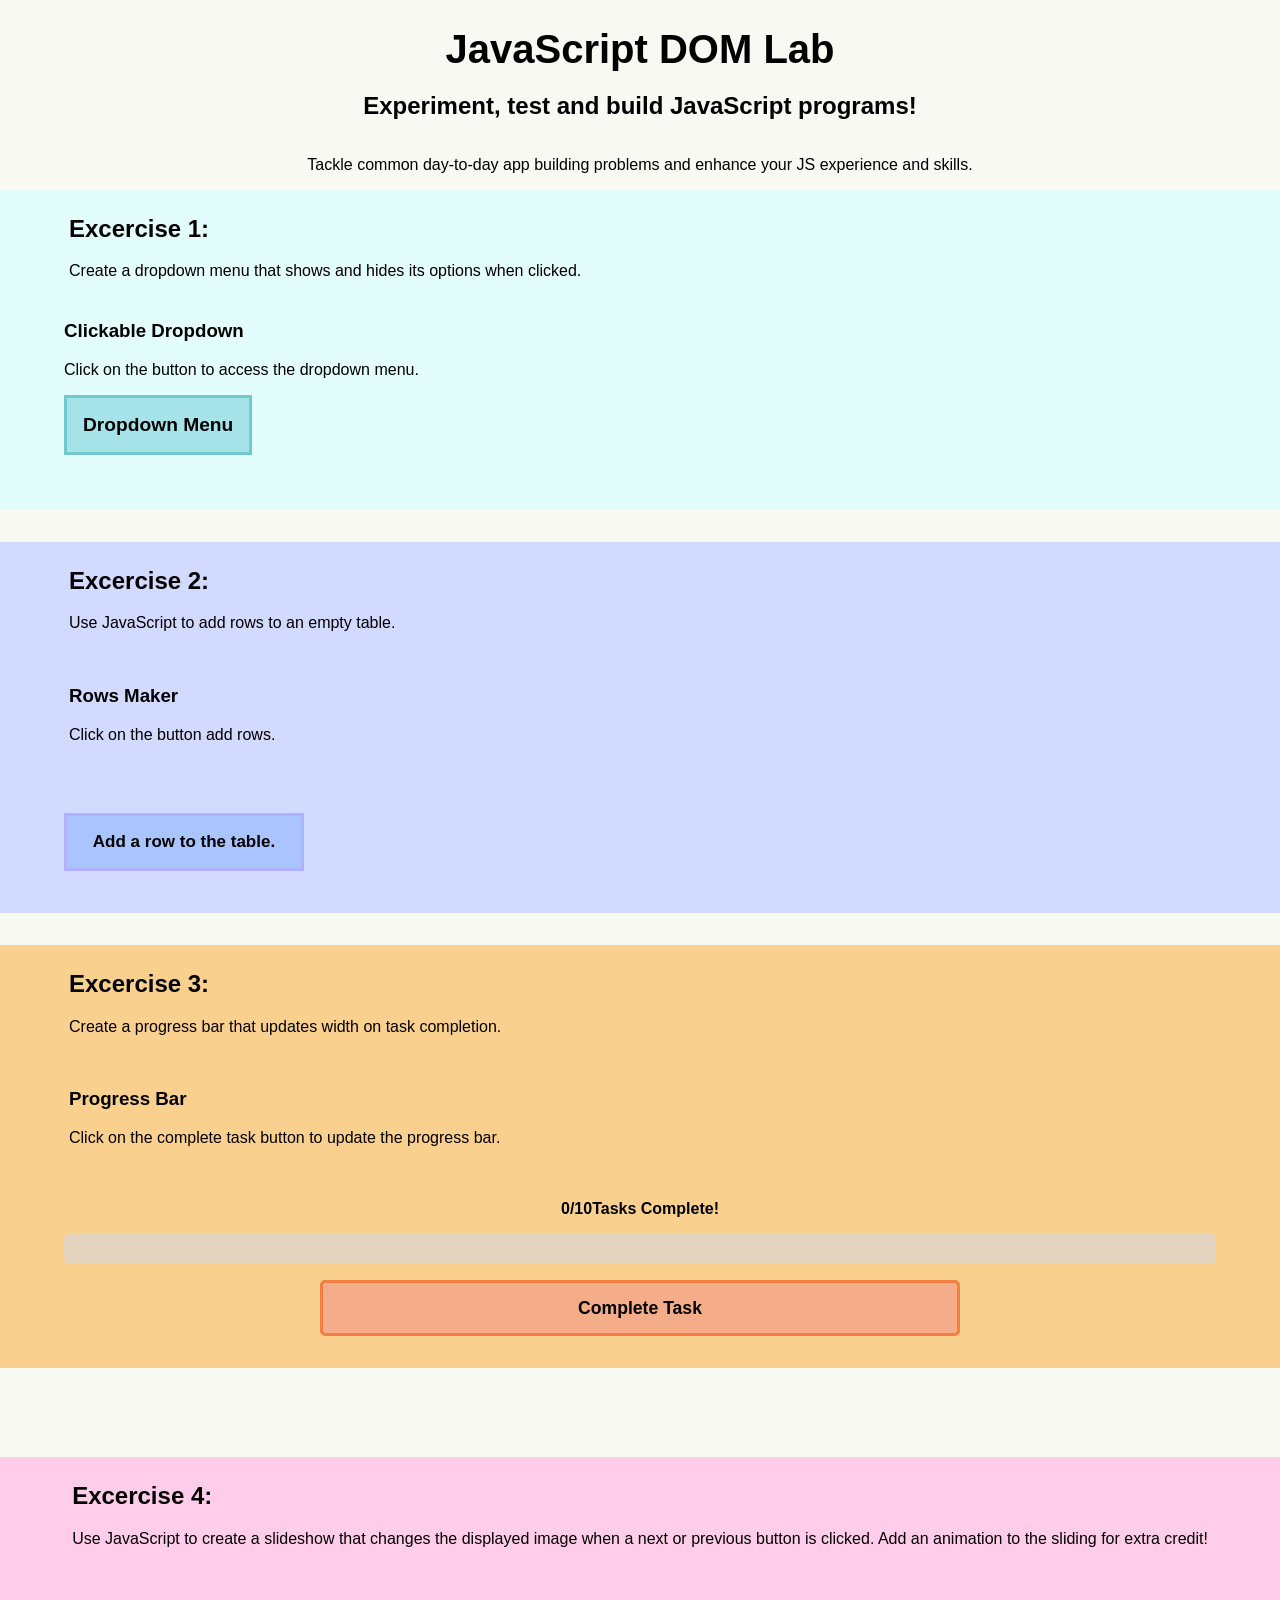
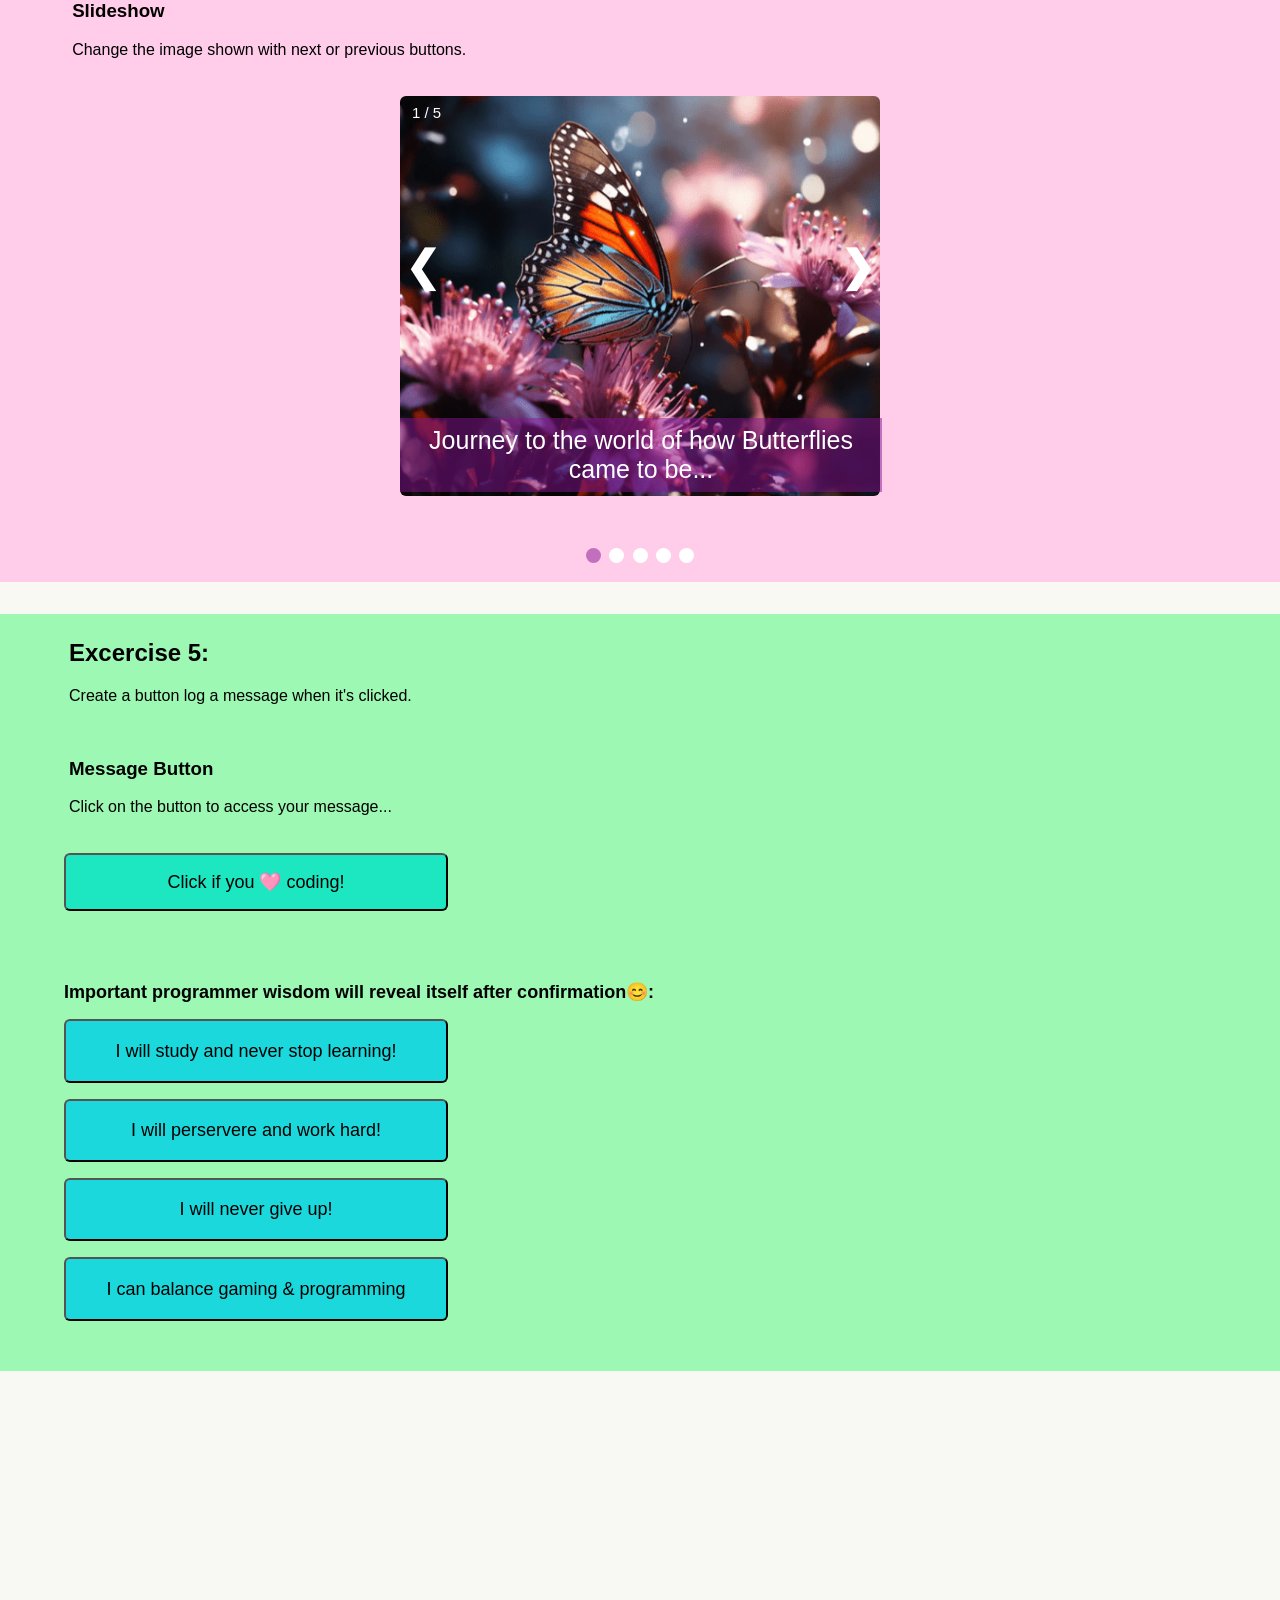
<file: index.html>
<!DOCTYPE html>
<html lang="en">
<head>
    <meta charset="UTF-8">
    <meta name="viewport" content="width=device-width, initial-scale=1.0">
    <title>DOM  Exercises</title>
    <link rel="stylesheet" href="dom.css">
</head>
<body>
    <header>
        <h1>JavaScript DOM Lab</h1>
        <h2>Experiment, test and build JavaScript programs!</h2>
        <p>Tackle common day-to-day app building problems and enhance your JS experience and skills. </p>
    </header>

    <main>
<!-- EXERCISE 1 - DROP DOWN MENU -->
        <section class="exercises drop-down-menu">
            <div class="section-text">
                <h2>
                    Excercise 1:
                </h2>
                <p>
                    Create a dropdown menu that shows and hides its options when clicked.
                </p>
            </div>
           
            <div class="drop-down">
                <h3>Clickable Dropdown</h3>
                <p>Click on the button to access the dropdown menu.</p>
                <div class="drop-btn-items">
                    <button class="drop-button">
                        Dropdown Menu
                    </button>
                    <div class="dropDownItems">
                        <a href="#home">Home</a>
                        <a href="#about">About</a>
                        <a href="#contact">Contact</a>
                    </div>
                </div>
            </div>
        </section>
<!-- EXERCISE 2 - ADD ROWS TO TABLE -->
        <section class="exercises add-rows-container">
             <div class="section-text">
                <h2>
                    Excercise 2:
                </h2>
                <p>
                    Use JavaScript to add rows to an empty table.
                </p>
                <br>
                <h3>Rows Maker</h3>
                <p>Click on the button add rows.</p>
            </div>
            <div class="function-container">
                
                <button type="button" id="add-row-button">
                    Add a row to the table.
                 </button>
                <table></table>
            </div>
      
        </section>
<!-- EXERCISE 3 - PROGRESS BAR UPDATE -->
         <section class="exercises progress-bar-container">
            <div class="section-text">
                <h2>
                    Excercise 3:
                </h2>
                <p>
                    Create a progress bar that updates width on task completion.
                </p>
                <br>
                <h3>Progress Bar</h3>
                <p>Click on the complete task button to update the progress bar.</p>
            </div>
           
            <div class="progress-bar-container">
                <p>
                    <span class="completed-tasks">0</span>
                    /
                    <span class="total-tasks">0</span>
                    Tasks Complete!
                </p>
                <div class="progress-bar">
                    <div class="progress-bar-filled"></div>
                </div>
                <div class="tasks-div">
                    <button class="task-btn">Complete Task</button>
                </div>
             
            </div>
        </section>
<!-- EXERCISE 4 - SLIDESHOW -->
        <section class="exercises slideshow-section">
             <div class="section-text">
                <h2>
                    Excercise 4:
                </h2>
                <p>
                    Use JavaScript to create a slideshow that changes the displayed image when a next or previous button is clicked. Add an animation to the sliding for extra credit!
                </p>
                <br>
                <h3>Slideshow</h3>
                <p>Change the image shown with next or previous buttons.</p>
            </div>
            <div class="function-container slideshow-container">
    <!-- divs for images with captions -->
                <div class="slideImages fade">
                    <div class="imageNumber">1 / 5</div>
                    <img src="images/butterfly-main.png" style="width:30rem">
                    <div class="imageCaption">Journey to the world of how Butterflies came to be...</div>
                </div>
    <!-- divs for images with captions -->             
                <div class="slideImages fade">
                    <div class="imageNumber">2 / 5</div>
                    <img src="images/butterfly-eggs.png" style="width:30rem">
                    <div class="imageCaption">Eggs are laid on plants by the adult female butterfly. </div>
                </div>
    <!-- divs for images with captions -->             
                <div class="slideImages fade">
                    <div class="imageNumber">3 / 5</div>
                    <img src="images/butterfly-larva.png" style="width:30rem">
                    <div class="imageCaption">Now a caterpillar, its main focus is to eat and grow! </div>
                </div>
    <!-- divs for images with captions -->             
                <div class="slideImages fade">
                    <div class="imageNumber">4 / 5</div>
                    <img src="images/butterfly-pupa.png" style="width:30rem">
                    <div class="imageCaption">A full grown caterpillar stops eating and undergoes rapid growth and transformation.</div>
                </div>
    <!-- divs for images with captions -->             
                <div class="slideImages fade">
                    <div class="imageNumber">5 / 5</div>
                    <img src="images/butterfly-adult.png" style="width:30rem">
                    <div class="imageCaption">The metamorphosis is complete! The adult butterfly's job is to mate and lay eggs thus the cycle continues... </div>
                </div>
    <!-- next and previous buttons -->
                <a class="prev" onclick="plusSlides(-1)">&#10094;</a>
                <a class="next" onclick="plusSlides(1)">&#10095;</a>
            </div>

    <!-- slide dots -->
            <div style="text-align: center">
                <span class="dot" onclick="currentSlide(1)"></span>
                <span class="dot" onclick="currentSlide(2)"></span>
                <span class="dot" onclick="currentSlide(3)"></span>
                <span class="dot" onclick="currentSlide(4)"></span>
                <span class="dot" onclick="currentSlide(5)"></span>
            </div>            
        </section>

 <!-- EXERCISE 5 - MESSAGE IN A BUTTON -->
        <section class="exercises message-button-container">
             <div class="section-text">
                <h2>
                    Excercise 5:
                </h2>
                <p>
                    Create a button log a message when it's clicked.
                </p>
                <br>
                <h3>Message Button</h3>
                <p>Click on the button to access your message...</p>
            </div>
            <div class="function-container">
                <button id="test-button">Click if you 🩷 coding!</button>
                <p id="test-message"></p>
            </div>
            <div class="function-container">
                <div class="btn-mes-text">
                    Important programmer wisdom will reveal itself after confirmation😊:
                </div>
                <button class="button" id="button1" value="false">I will study and never stop learning!</button>
                <button class="button" id="button2" value="false">I  will perservere and work hard!</button>
                <button class="button" id="button3" value="false">I will never give up!</button>
                <button class="button" id="button4" value="false">I can balance gaming & programming</button>
               
                <div id="reveal-message-container">
                   <p id="reveal-message"></p>
                </div>
            </div>
      
        </section>


    </main>
    

    <script src="dom.js"></script>
</body>
</html>
</file>
<file: dom.css>
body {
    background: rgb(247, 249, 242);
    margin: 0;
    padding: 0;
    font-family: Arial, Helvetica, sans-serif;
    height: 200rem;
}
header {
    margin: 0 5% 0 5%;
    display: flex;
    justify-content: center;
    align-items: center;
    flex-direction: column;
}
header > h1 {
    font-size: 2.5rem;
    margin-bottom: 0;
}

.exercises {
    height: 20rem;
    width: 100%;
    
}

/* Dropdown Button Excercise */
.drop-down-menu {
    background-color: rgb(227, 253, 253);
 
}
.section-text {
    margin:0 5% 0 5%;
    padding: 5px;
}
.drop-down {
    margin: 0 5% 0 5%;
    padding-bottom: 3%;
}



.drop-button {
    background-color:rgb(166, 227, 233);
    padding: 1rem;
    font-size: 1.2rem;
    font-weight: 600;
    border: 3px solid rgb(113, 201, 206);
    cursor: pointer;
    position: relative;
    display: flex;
    align-items: center;
    justify-content: flex-start;
    
  
}

/* Hover and Focus for Dropdown Button */
.drop-button:hover, .drop-button:focus {
    background-color: rgb(113, 201, 206);
}

/* div for dropdown btn and items */
/* .drop-btn-items {
    position: absolute;
    display: inline-block;
} */

/* dropdown items -default to hidden */
.dropDownItems {
    position: absolute;
    width: 11.7rem;
    background-color:rgb(166, 227, 233) ;
    box-shadow: 0 10px 20px 0 rgba(0, 0, 0, 0.2);
    display: flex;
    flex-direction: column;
    justify-content: center;
    align-items: center;
    font-size: 1.2rem;

    visibility: hidden;
    opacity: 0;
    transform: translateY(0.5rem);
    transition: all 300ms ease-in-out;
}

/* links in dropdown */
.dropDownItems > a {
    display: flex;
    align-items: center;
    padding: 1rem;
    text-decoration: none;
    color: black;
    
    
}

/* dropdown links on hover */
.dropDownItems a:hover {
    background-color: rgb(0, 173, 181);
    width: 10rem;
    display: flex;
    flex-direction: column;
    justify-content: center;
    align-items: center;
}

/* Show dropdown items using JS to add classlist on #dropDownItems */
/* make this happen when user clicks on the dropdown button */
 .show {
    visibility: visible;
    opacity: 1;
    transform: translateY(0rem);
} 
/* .hidden {
    visibility: hidden;
}
 */

 /* EXERCISE 2 */
 .add-rows-container {
    height: 100%;
    background-color: rgb(210, 218, 255);
    margin-top: 2rem;
 }

 .function-container {
    padding-bottom: 2rem;
 }

 #add-row-button {
    padding: 1rem;
    margin-top: 2rem;
    width: 15rem;
    background:rgb(170, 196, 255) ;
    font-weight: 600;
    font-size: 17px;
    border: 3px solid rgb(177, 178, 255);
    cursor: pointer;
 }
 #add-row-button:hover {
    background-color: rgb(177, 178, 255);
 }

 table {
    background-color: rgb(177, 178, 255);
    margin-top: 10px;
    font-size: 20px;
    width: 15rem;
    text-align: center;
 }

 tr {
    height: 1.5rem;
 }

 
/* EXERCISE 3 */
.progress-bar-container {
    background-color: rgb(250, 208, 142);
    margin-top: 2rem;
    

}
.progress-bar-container > p {
    display: flex;
    justify-content: center;
    font-weight: 600;
    font-size: 16px;
}
.progress-bar {
        position: relative;
        height: 30px;
        background: rgba(194, 217, 255, 0.429);
        border-radius: 5px;
        margin: 0 5%;
        flex-basis: 100%;
        overflow: hidden;
}
.progress-bar-filled {
        height: 30px;
        border-radius: 5px;
        background: rgba(70, 235, 235, 0.6);
        width: 0%;
}
    
.tasks-div {
        padding-top: 1rem;
        padding-bottom: 2rem;
        width: 100%;
        display: flex;
        justify-content: center;
        align-items: center;
     
}

.task-btn {
        padding: 0.9rem;
        font-size: 1.1rem;
        width: 50%;
        font-weight: 700;
        background-color:rgb(245, 172, 136);
        border: 3px solid rgb(244, 125, 65);
        border-radius: 5px;
        cursor: pointer;
}
.task-btn:hover {
        background-color: rgb(239, 187, 83);
}
    

/* EXERCISE 4 slideshow*/
.slideshow-section {
    margin-top: 12rem;
    background-color: rgb(255, 205, 234);
    height: 100%;
    box-sizing: border-box;
    display: flex;
    flex-direction: column;
    justify-content: center;
    align-items: center;
}

/* slideshow container */
.slideshow-container {
    max-width: 100%;
    position: relative;
    margin: auto;
}

/* hide slide images*/
.slideImages {
    display: none;
}
.slideImages > img {
    height: 25rem;
    width: 40rem;
    border-radius: 6px;
}

/* next and previous buttons */
.prev, .next {
    cursor: pointer;
    position: absolute;
    top: 50%;
    width: auto;
    margin-top: -72px;
    padding: 0 5px;
    color: rgb(255, 255, 255);
    font-weight: 900;
    font-size: 2.6rem;
    transition: 500ms ease-in-out;
    user-select: none;
}

/* position next button to the right side to separate it from prev */
.next {
    right: 0;
}

/* next and prev on hover*/
.prev:hover, .next:hover {
    background-color: rgba(133, 20, 146, 0.2);
}

/* image caption */
.imageCaption {
    color: rgb(255, 255, 255);
    background-color: rgba(133, 20, 146, 0.5);
    font-size: 25px;
    margin-bottom: 2rem;
    padding: 8px 1px;
    position: absolute;
    bottom: 8px;
    width: 100%;
    text-align: center;
    animation-name: animate;
    animation-duration: 4s;
}
@keyframes animate {
    0%   {background-color: rgba(133, 20, 146, 0.5);}
    15%  {background-color: rgba(34, 116, 154, 0.5);}
    30%  {background-color: rgba(223, 158, 46, 0.5);}
    45%  {background-color: rgba(133, 20, 146, 0.5);}
    60%  {background-color: rgba(59, 217, 114, 0.5);}
    75%  {background-color: rgba(43, 142, 234, 0.5);}
    100% {background-color: rgba(133, 20, 146, 0.5);}
    
}

/* image number */
.imageNumber {
    color: rgb(255, 255, 255);
    font-size: 15px;
    padding: 8px 12px;
    position: absolute;
    top: 0;
}

/* dots indicators */
.dot {
    cursor: pointer;
    height: 15px;
    width: 15px;
    margin: 0 2px 15px;
    background-color: white;
    border-radius: 50%;
    display: inline-block;
    transition: background-color 500ms ease-in-out;
}

.active, .dot:hover {
    background-color: rgba(133, 20, 146, 0.5);
}

/* fade animation*/
.fade {
    animation-name: fade;
    animation-duration: 1.5s;
}

@keyframes fade {
    from {opacity: 0.4}
    to {opacity:1 }
}


/* EXERCISE 5 - CLICK BUTTON FOR A MESSAGE!*/

.message-button-container {
    margin-top: 2rem;
    background-color: rgb(156, 248, 178);
    width: 100%;
    height: 100%;
}
.function-container {
    margin: 1rem 5%;
}
#test-button {
    padding: 1rem;
    width: 24rem;
    font-size: 18px;
    background-color: rgb(28, 231, 193);
    cursor: pointer;
    border-radius: 6px;
}
#test-button:hover {
   background-color: rgb(19, 205, 171);

}
.button{
    padding: 1.2rem;
    margin-top: 1rem;
    width: 24rem;
    font-size: 18px;
    background-color: rgb(27, 216, 220);
    cursor: pointer;
    border-radius: 6px;
    display: flex;
    flex-direction: column;
    justify-content: center;
    align-items: center;
}
.button:hover {
    background-color: rgb(19, 205, 171);
}

.btn-mes-text {
    font-size: 18px;
    font-weight: 700;
}
#test-message {
    font-size: 22px;
    font-weight: 700;
    line-height: 1.5;
}
#reveal-message {
    font-size: 18px;
    font-weight: 700;
    line-height: 1.5;
}
</file>
